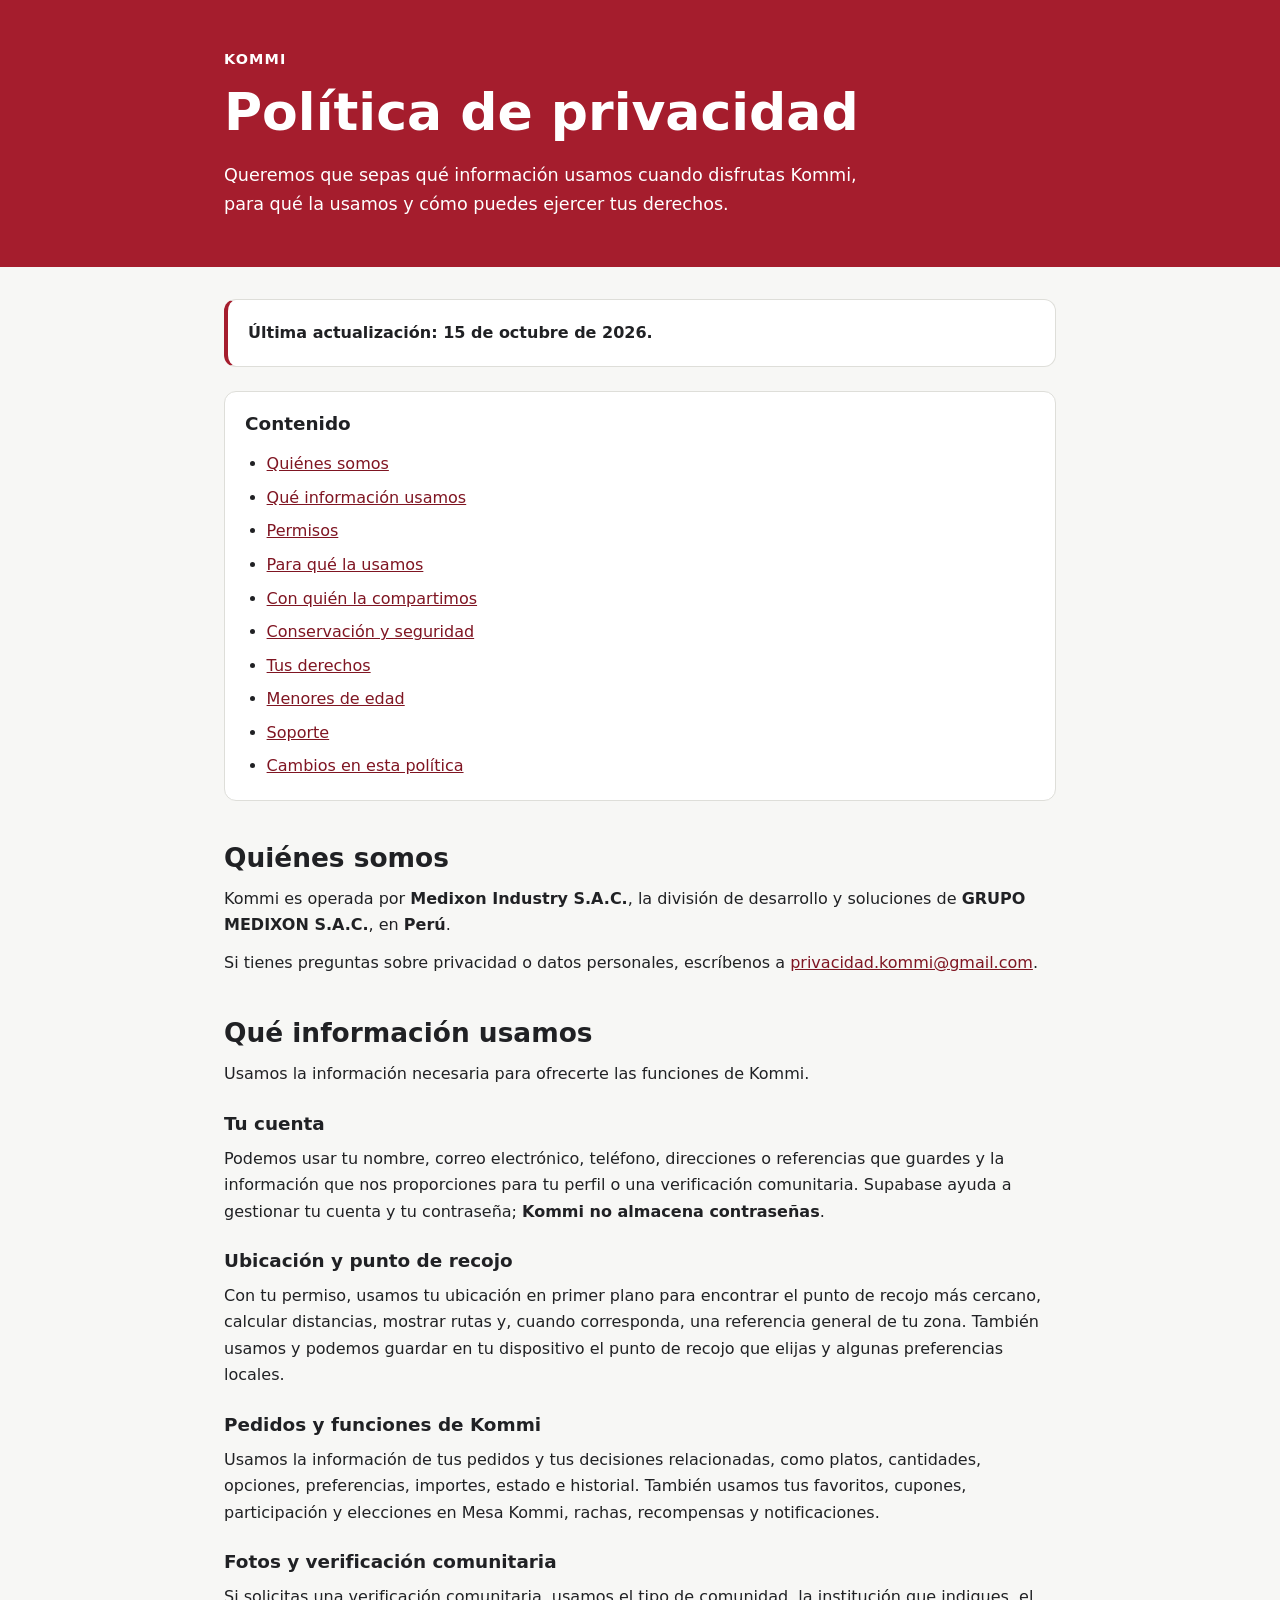
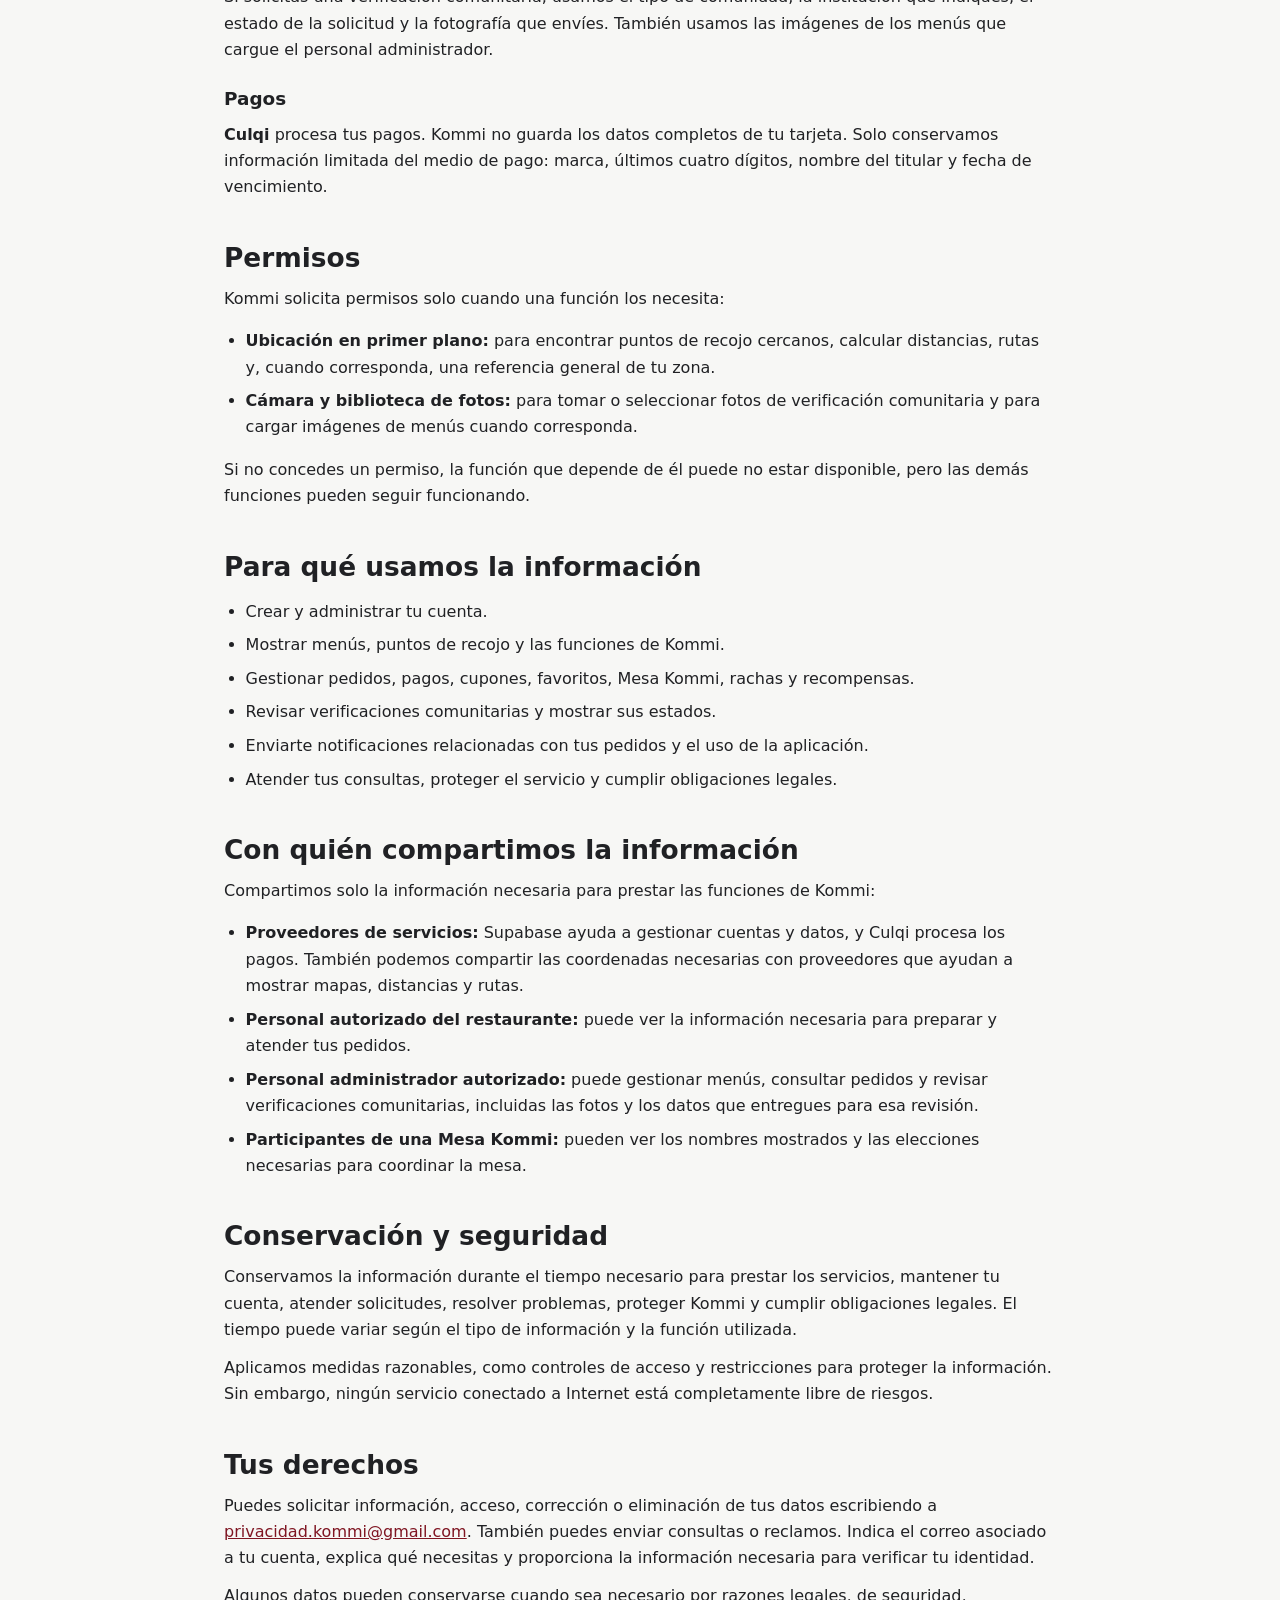
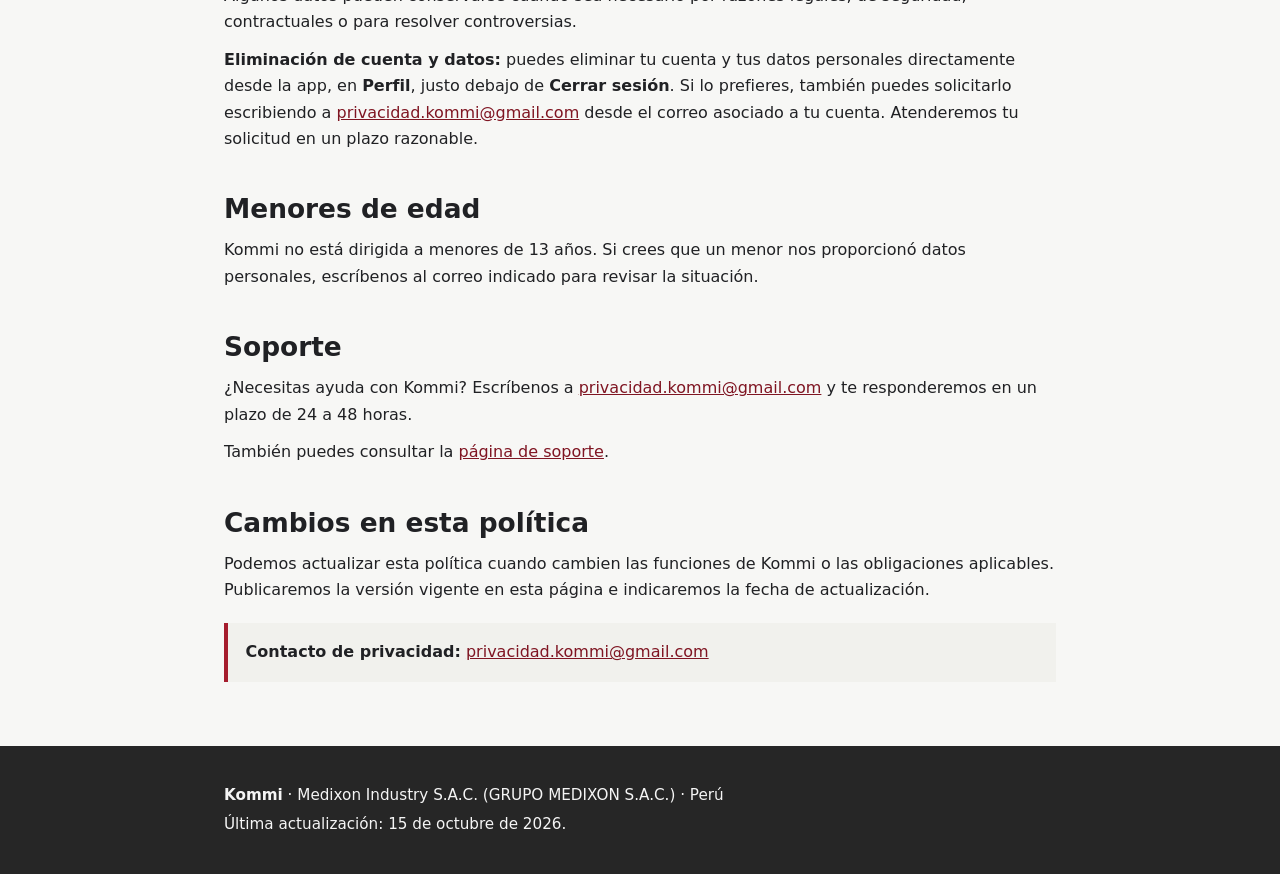
<file: index.html>
<!doctype html>
<html lang="es">
  <head>
    <meta charset="utf-8">
    <meta name="viewport" content="width=device-width, initial-scale=1">
    <meta name="description" content="Política de privacidad de Kommi.">
    <title>Política de privacidad | Kommi</title>
    <link rel="stylesheet" href="styles.css">
  </head>
  <body>
    <a class="skip-link" href="#contenido">Ir al contenido principal</a>

    <header class="site-header">
      <div class="container">
        <p class="eyebrow">Kommi</p>
        <h1>Política de privacidad</h1>
        <p class="lead">Queremos que sepas qué información usamos cuando disfrutas Kommi, para qué la usamos y cómo puedes
            ejercer tus derechos.</p>
      </div>
    </header>

    <main id="contenido" class="container">
      <aside class="notice" role="note">
        <p><strong>Última actualización: 15 de octubre de 2026.</strong></p>
      </aside>

    <nav class="contents" aria-label="Contenido de la política">
        <h2>Contenido</h2>
        <ul>
            <li><a href="#responsable">Quiénes somos</a></li>
            <li><a href="#datos">Qué información usamos</a></li>
            <li><a href="#permisos">Permisos</a></li>
            <li><a href="#uso">Para qué la usamos</a></li>
            <li><a href="#compartimos">Con quién la compartimos</a></li>
            <li><a href="#seguridad">Conservación y seguridad</a></li>
            <li><a href="#derechos">Tus derechos</a></li>
          <li><a href="#menores">Menores de edad</a></li>
          <li><a href="#soporte">Soporte</a></li>
          <li><a href="#cambios">Cambios en esta política</a></li>
        </ul>
      </nav>

      <section id="responsable">
        <h2>Quiénes somos</h2>
        <p>Kommi es operada por <strong>Medixon Industry S.A.C.</strong>, la división de desarrollo y soluciones de
            <strong>GRUPO MEDIXON S.A.C.</strong>, en <strong>Perú</strong>.</p>
        <p>Si tienes preguntas sobre privacidad o datos personales, escríbenos a <a
                href="mailto:privacidad.kommi@gmail.com">privacidad.kommi@gmail.com</a>.</p>
      </section>

      <section id="datos">
        <h2>Qué información usamos</h2>
        <p>Usamos la información necesaria para ofrecerte las funciones de Kommi.</p>

        <h3>Tu cuenta</h3>
        <p>Podemos usar tu nombre, correo electrónico, teléfono, direcciones o referencias que guardes y la información que nos
            proporciones para tu perfil o una verificación comunitaria. Supabase ayuda a gestionar tu cuenta y tu contraseña;
            <strong>Kommi no almacena contraseñas</strong>.</p>

        <h3>Ubicación y punto de recojo</h3>
        <p>Con tu permiso, usamos tu ubicación en primer plano para encontrar el punto de recojo más cercano, calcular
            distancias, mostrar rutas y, cuando corresponda, una referencia general de tu zona. También usamos y podemos guardar
            en tu dispositivo el punto de recojo que elijas y algunas preferencias locales.</p>

        <h3>Pedidos y funciones de Kommi</h3>
        <p>Usamos la información de tus pedidos y tus decisiones relacionadas, como platos, cantidades, opciones, preferencias,
            importes, estado e historial. También usamos tus favoritos, cupones, participación y elecciones en Mesa Kommi,
            rachas, recompensas y notificaciones.</p>

        <h3>Fotos y verificación comunitaria</h3>
        <p>Si solicitas una verificación comunitaria, usamos el tipo de comunidad, la institución que indiques, el estado de la
            solicitud y la fotografía que envíes. También usamos las imágenes de los menús que cargue el personal administrador.
        </p>

        <h3>Pagos</h3>
        <p><strong>Culqi</strong> procesa tus pagos. Kommi no guarda los datos completos de tu tarjeta. Solo conservamos
            información limitada del medio de pago: marca, últimos cuatro dígitos, nombre del titular y fecha de vencimiento.
        </p>
      </section>

      <section id="permisos">
        <h2>Permisos</h2>
        <p>Kommi solicita permisos solo cuando una función los necesita:</p>
        <ul>
        <li><strong>Ubicación en primer plano:</strong> para encontrar puntos de recojo cercanos, calcular distancias, rutas y,
            cuando corresponda, una referencia general de tu zona.</li>
        <li><strong>Cámara y biblioteca de fotos:</strong> para tomar o seleccionar fotos de verificación comunitaria y para
            cargar imágenes de menús cuando corresponda.</li>
        </ul>
        <p>Si no concedes un permiso, la función que depende de él puede no estar disponible, pero las demás funciones pueden
            seguir funcionando.</p>
      </section>

    <section id="uso">
        <h2>Para qué usamos la información</h2>
        <ul>
        <li>Crear y administrar tu cuenta.</li>
        <li>Mostrar menús, puntos de recojo y las funciones de Kommi.</li>
        <li>Gestionar pedidos, pagos, cupones, favoritos, Mesa Kommi, rachas y recompensas.</li>
        <li>Revisar verificaciones comunitarias y mostrar sus estados.</li>
        <li>Enviarte notificaciones relacionadas con tus pedidos y el uso de la aplicación.</li>
        <li>Atender tus consultas, proteger el servicio y cumplir obligaciones legales.</li>
        </ul>
      </section>

    <section id="compartimos">
        <h2>Con quién compartimos la información</h2>
        <p>Compartimos solo la información necesaria para prestar las funciones de Kommi:</p>
        <ul>
        <li><strong>Proveedores de servicios:</strong> Supabase ayuda a gestionar cuentas y datos, y Culqi procesa los pagos.
            También podemos compartir las coordenadas necesarias con proveedores que ayudan a mostrar mapas, distancias y rutas.
        </li>
        <li><strong>Personal autorizado del restaurante:</strong> puede ver la información necesaria para preparar y atender tus
            pedidos.</li>
        <li><strong>Personal administrador autorizado:</strong> puede gestionar menús, consultar pedidos y revisar
            verificaciones comunitarias, incluidas las fotos y los datos que entregues para esa revisión.</li>
        <li><strong>Participantes de una Mesa Kommi:</strong> pueden ver los nombres mostrados y las elecciones necesarias para
            coordinar la mesa.</li>
        </ul>
      </section>

    <section id="seguridad">
        <h2>Conservación y seguridad</h2>
        <p>Conservamos la información durante el tiempo necesario para prestar los servicios, mantener tu cuenta, atender
            solicitudes, resolver problemas, proteger Kommi y cumplir obligaciones legales. El tiempo puede variar según el
            tipo de información y la función utilizada.</p>
        <p>Aplicamos medidas razonables, como controles de acceso y restricciones para proteger la información. Sin embargo,
            ningún servicio conectado a Internet está completamente libre de riesgos.</p>
      </section>

    <section id="derechos">
        <h2>Tus derechos</h2>
        <p>Puedes solicitar información, acceso, corrección o eliminación de tus datos escribiendo a <a
                href="mailto:privacidad.kommi@gmail.com">privacidad.kommi@gmail.com</a>. También puedes enviar consultas o
            reclamos. Indica el correo asociado a tu cuenta, explica qué necesitas y proporciona la información necesaria
            para verificar tu identidad.</p>
        <p>Algunos datos pueden conservarse cuando sea necesario por razones legales, de seguridad, contractuales o para
            resolver controversias.</p>
        <p><strong>Eliminación de cuenta y datos:</strong> puedes eliminar tu cuenta y tus datos personales directamente
            desde la app, en <strong>Perfil</strong>, justo debajo de <strong>Cerrar sesión</strong>. Si lo prefieres,
            también puedes solicitarlo escribiendo a <a href="mailto:privacidad.kommi@gmail.com">privacidad.kommi@gmail.com</a>
            desde el correo asociado a tu cuenta. Atenderemos tu solicitud en un plazo razonable.</p>
      </section>

      <section id="menores">
        <h2>Menores de edad</h2>
        <p>Kommi no está dirigida a menores de 13 años. Si crees que un menor nos proporcionó datos personales, escríbenos al
            correo indicado para revisar la situación.</p>
      </section>

      <section id="soporte">
        <h2>Soporte</h2>
        <p>¿Necesitas ayuda con Kommi? Escríbenos a
            <a href="mailto:privacidad.kommi@gmail.com">privacidad.kommi@gmail.com</a>
            y te responderemos en un plazo de 24 a 48 horas.</p>
        <p>También puedes consultar la <a href="soporte.html">página de soporte</a>.</p>
      </section>

      <section id="cambios">
        <h2>Cambios en esta política</h2>
        <p>Podemos actualizar esta política cuando cambien las funciones de Kommi o las obligaciones aplicables. Publicaremos la
            versión vigente en esta página e indicaremos la fecha de actualización.</p>
        <div class="contact-box">
          <strong>Contacto de privacidad:</strong>
          <a href="mailto:privacidad.kommi@gmail.com">privacidad.kommi@gmail.com</a>
        </div>
      </section>
    </main>

    <footer>
      <div class="container">
        <p><strong>Kommi</strong> · Medixon Industry S.A.C. (GRUPO MEDIXON S.A.C.) · Perú</p>
        <p>Última actualización: 15 de octubre de 2026.</p>
      </div>
    </footer>
  </body>
</html>
</file>
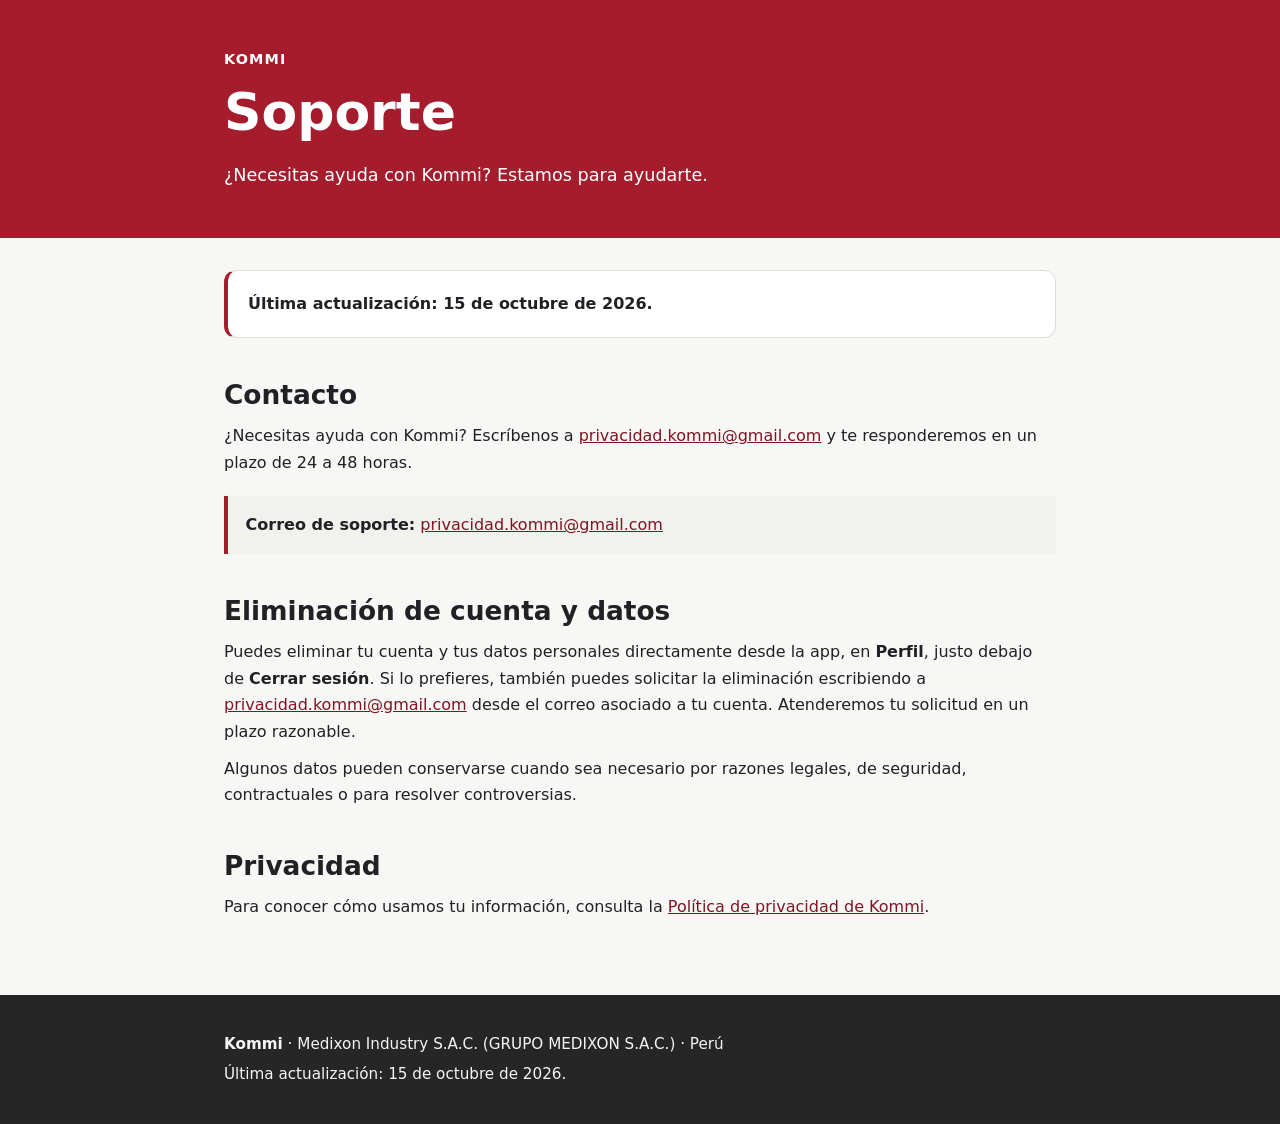
<file: soporte.html>
<!doctype html>
<html lang="es">
  <head>
    <meta charset="utf-8">
    <meta name="viewport" content="width=device-width, initial-scale=1">
    <meta name="description" content="Soporte de Kommi.">
    <title>Soporte | Kommi</title>
    <link rel="stylesheet" href="styles.css">
  </head>
  <body>
    <a class="skip-link" href="#contenido">Ir al contenido principal</a>

    <header class="site-header">
      <div class="container">
        <p class="eyebrow">Kommi</p>
        <h1>Soporte</h1>
        <p class="lead">¿Necesitas ayuda con Kommi? Estamos para ayudarte.</p>
      </div>
    </header>

    <main id="contenido" class="container">
      <aside class="notice" role="note">
        <p><strong>Última actualización: 15 de octubre de 2026.</strong></p>
      </aside>

      <section id="contacto">
        <h2>Contacto</h2>
        <p>¿Necesitas ayuda con Kommi? Escríbenos a
            <a href="mailto:privacidad.kommi@gmail.com">privacidad.kommi@gmail.com</a>
            y te responderemos en un plazo de 24 a 48 horas.</p>
        <div class="contact-box">
          <strong>Correo de soporte:</strong>
          <a href="mailto:privacidad.kommi@gmail.com">privacidad.kommi@gmail.com</a>
        </div>
      </section>

      <section id="eliminacion">
        <h2>Eliminación de cuenta y datos</h2>
        <p>Puedes eliminar tu cuenta y tus datos personales directamente desde la app, en <strong>Perfil</strong>, justo
            debajo de <strong>Cerrar sesión</strong>. Si lo prefieres, también puedes solicitar la eliminación escribiendo a
            <a href="mailto:privacidad.kommi@gmail.com">privacidad.kommi@gmail.com</a> desde el correo asociado a tu cuenta.
            Atenderemos tu solicitud en un plazo razonable.</p>
        <p>Algunos datos pueden conservarse cuando sea necesario por razones legales, de seguridad, contractuales o para
            resolver controversias.</p>
      </section>

      <section id="privacidad">
        <h2>Privacidad</h2>
        <p>Para conocer cómo usamos tu información, consulta la
            <a href="index.html">Política de privacidad de Kommi</a>.</p>
      </section>
    </main>

    <footer>
      <div class="container">
        <p><strong>Kommi</strong> · Medixon Industry S.A.C. (GRUPO MEDIXON S.A.C.) · Perú</p>
        <p>Última actualización: 15 de octubre de 2026.</p>
      </div>
    </footer>
  </body>
</html>
</file>
<file: styles.css>
:root {
  color-scheme: light;
  --background: #f7f7f5;
  --surface: #fff;
  --text: #202124;
  --accent: #a51d2d;
  --accent-dark: #7f1522;
  --border: #deded9;
  font-family: system-ui, -apple-system, BlinkMacSystemFont, "Segoe UI", sans-serif;
}

* { box-sizing: border-box; }
html { scroll-behavior: smooth; }
body {
  margin: 0;
  background: var(--background);
  color: var(--text);
  line-height: 1.65;
}
.skip-link {
  position: absolute;
  left: 1rem;
  top: -4rem;
  padding: 0.65rem 0.9rem;
  background: var(--text);
  color: #fff;
  border-radius: 0.4rem;
  z-index: 1;
}
.skip-link:focus { top: 1rem; }
.site-header {
  background: var(--accent);
  color: #fff;
  padding: 3rem 1.25rem;
}
.container {
  width: min(100% - 2.5rem, 52rem);
  margin: 0 auto;
}
.eyebrow {
  margin: 0 0 0.5rem;
  font-size: 0.9rem;
  font-weight: 700;
  letter-spacing: 0.08em;
  text-transform: uppercase;
}
h1, h2, h3 { line-height: 1.25; }
h1 { margin: 0; font-size: clamp(2rem, 5vw, 3.25rem); }
.lead { max-width: 42rem; margin: 1rem 0 0; font-size: 1.1rem; }
main { padding: 2rem 0 4rem; }
.notice, .contents {
  background: var(--surface);
  border: 1px solid var(--border);
  border-radius: 0.75rem;
  padding: 1.25rem;
}
.notice { border-left: 0.3rem solid var(--accent); }
.notice p { margin: 0; }
.contents { margin: 1.5rem 0 2rem; }
.contents h2 { margin-top: 0; font-size: 1.15rem; }
.contents ul { margin-bottom: 0; }
a { color: var(--accent-dark); }
a:focus-visible, a:hover { text-decoration-thickness: 0.15em; }
section { scroll-margin-top: 1rem; margin-top: 2.5rem; }
h2 { margin-bottom: 0.75rem; font-size: 1.65rem; }
h3 { margin: 1.5rem 0 0.4rem; font-size: 1.15rem; }
p { margin: 0.7rem 0; }
ul { padding-left: 1.35rem; }
li + li { margin-top: 0.45rem; }
.contact-box {
  margin-top: 1.25rem;
  padding: 1rem 1.1rem;
  border-left: 0.3rem solid var(--accent);
  background: #f1f1ed;
}
footer {
  padding: 2rem 1.25rem;
  background: #262626;
  color: #f5f5f5;
  font-size: 0.95rem;
}
footer p { margin: 0.3rem 0; }
@media (max-width: 42rem) {
  .container { width: min(100% - 1.5rem, 52rem); }
  .site-header { padding-top: 2.5rem; }
}
@media (prefers-reduced-motion: reduce) {
  html { scroll-behavior: auto; }
}
</file>
